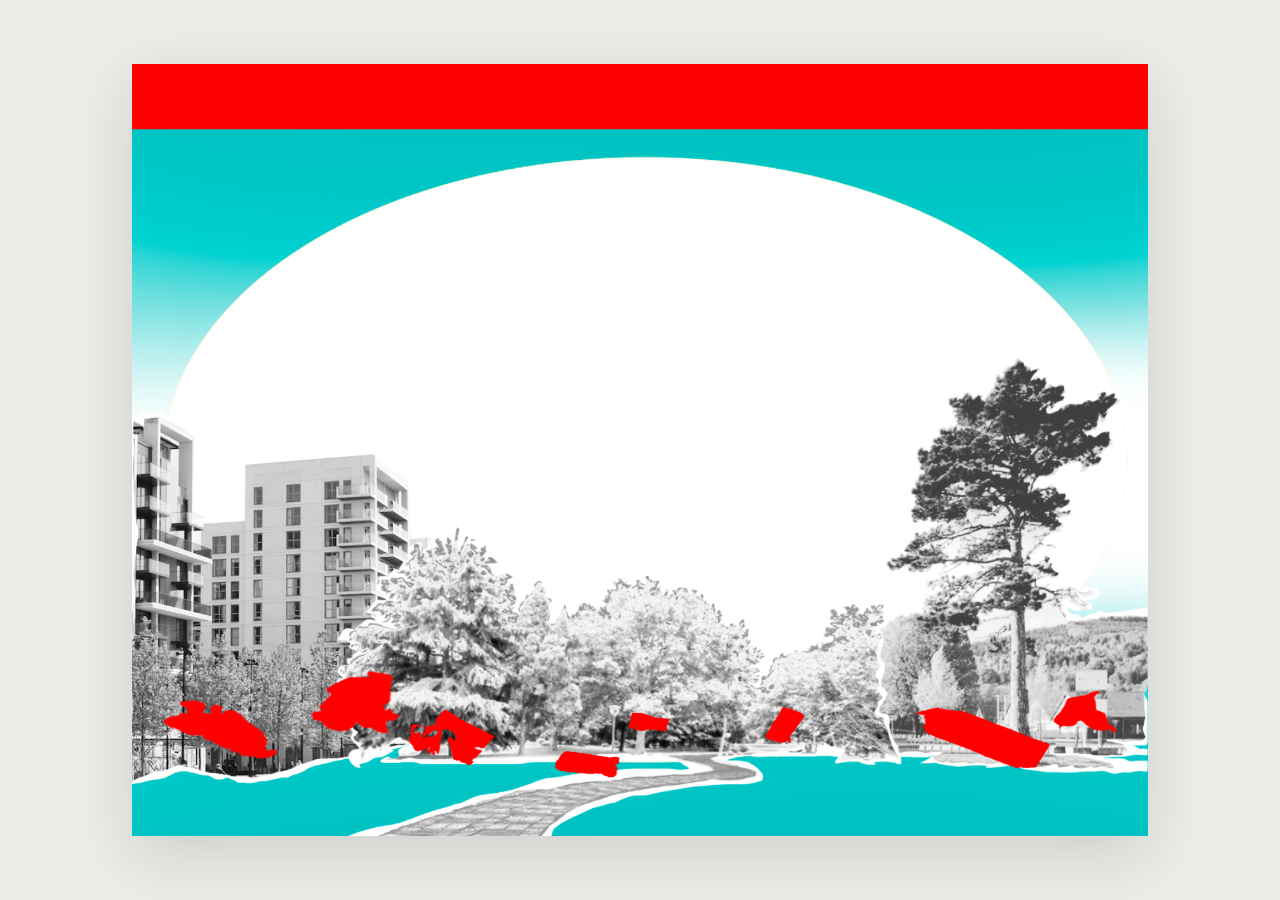
<file: index.html>
<!doctype html>
<html lang="en">
  <head>
    <meta charset="UTF-8" />
    <meta name="viewport" content="width=device-width, initial-scale=1" />
    <meta name="theme-color" content="#ef0014" />
    <title>Paper That Remains</title>
    <link rel="preload" href="./public/home-background.png" as="image" />
    <link rel="preload" href="./public/home-fragments.png" as="image" />
    <link rel="preload" href="./public/home-paper-group.png" as="image" />
    <link rel="preload" href="./public/home-that-group.png" as="image" />
    <link rel="preload" href="./public/home-remains-pattern.png" as="image" />
    <link rel="preload" href="./public/home-remains-word.png" as="image" />
    <link rel="preload" href="./public/home-start.png" as="image" />
    <link rel="stylesheet" href="./styles.css" />
  </head>
  <body>
    <main class="page-shell">
      <section class="design home-design" aria-label="Paper That Remains interactive title screen">
        <img class="home-background" src="./public/home-background.png" alt="Black-and-white landscape beneath a turquoise sky" />

        <img class="home-word-group home-word-group--paper" src="./public/home-paper-group.png" alt="Paper with patterned lettering" />
        <img class="home-word-group home-word-group--that" src="./public/home-that-group.png" alt="That with patterned lettering" />
        <img class="home-word-group home-word-group--remains-pattern" src="./public/home-remains-pattern.png" alt="" />
        <img class="home-word-group home-word-group--remains-word" src="./public/home-remains-word.png" alt="Remains" />

        <div class="home-fragments" aria-label="Click the paper fragments three times to reveal the title">
          <button class="home-fragment home-fragment--1" type="button" aria-label="Paper fragment"></button>
          <button class="home-fragment home-fragment--2" type="button" aria-label="Paper fragment"></button>
          <button class="home-fragment home-fragment--3" type="button" aria-label="Paper fragment"></button>
          <button class="home-fragment home-fragment--4" type="button" aria-label="Paper fragment"></button>
          <button class="home-fragment home-fragment--5" type="button" aria-label="Paper fragment"></button>
          <button class="home-fragment home-fragment--6" type="button" aria-label="Paper fragment"></button>
          <button class="home-fragment home-fragment--7" type="button" aria-label="Paper fragment"></button>
          <button class="home-fragment home-fragment--8" type="button" aria-label="Paper fragment"></button>
        </div>

        <a class="home-start" href="./next.html" aria-label="Start the experience"></a>
        <p class="visually-hidden" aria-live="polite" data-home-status>Click a paper fragment to reveal the title.</p>
      </section>
    </main>
    <script src="./home.js" defer></script>
  </body>
</html>
</file>
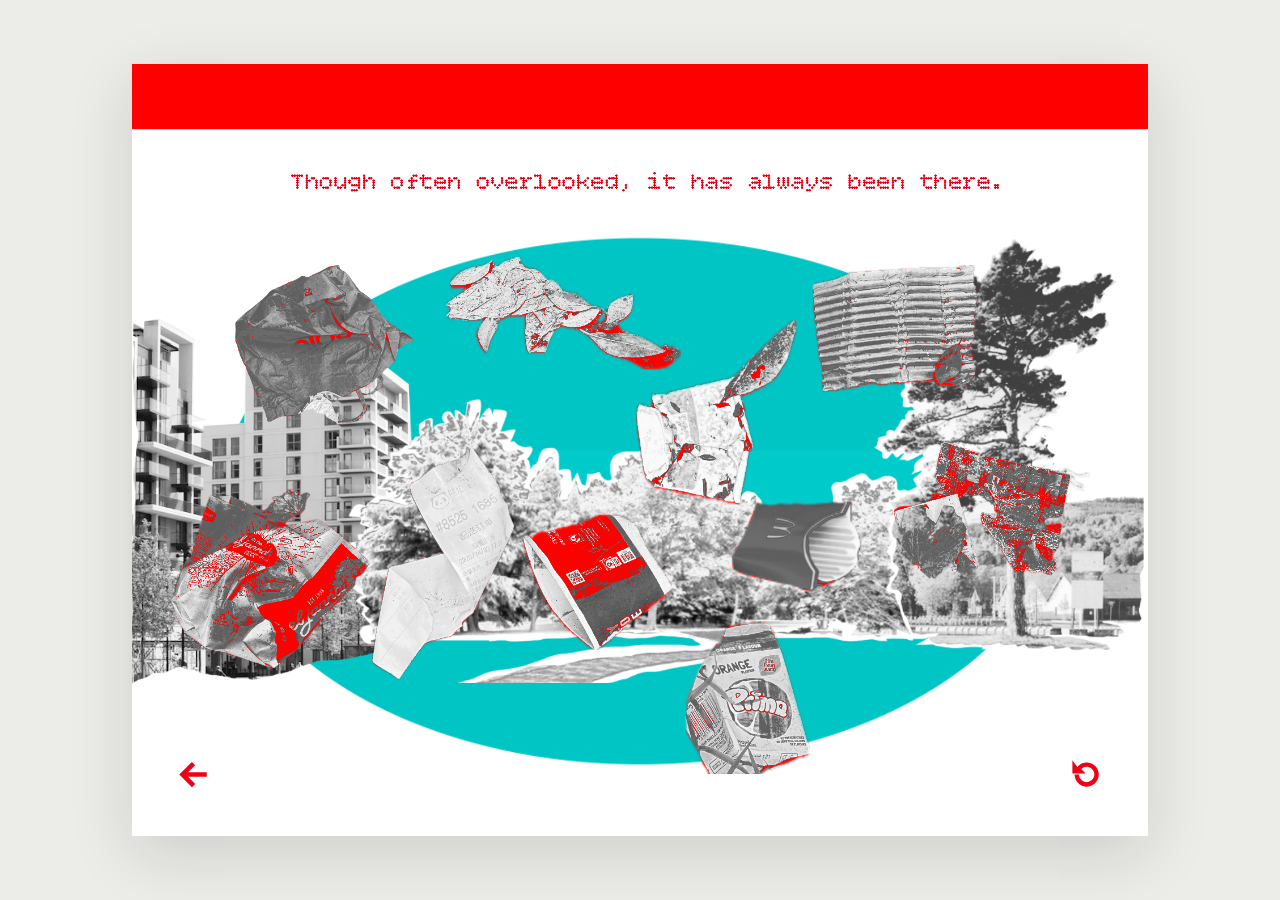
<file: fifth.html>
<!doctype html>
<html lang="zh-CN">
  <head>
    <meta charset="UTF-8" />
    <meta name="viewport" content="width=device-width, initial-scale=1" />
    <meta name="theme-color" content="#ef0014" />
    <title>Paper That Remains</title>
    <link rel="preload" href="./public/scene5-background.png" as="image" />
    <link rel="preload" href="./public/scene5-red-fragments.png" as="image" />
    <link rel="stylesheet" href="./styles.css" />
  </head>
  <body>
    <main class="page-shell">
      <section class="design scene5-design" data-node-id="42:583" aria-label="Paper remains across the landscape">
        <img class="scene5-background" src="./public/scene5-background.png" alt="" />

        <div class="scene5-previous-ovals" aria-hidden="true">
          <img src="./public/scene4-ovals.png" alt="" />
        </div>
        <img class="scene5-previous-copy scene5-previous-copy--left" src="./public/scene4-final-copy-left.png" alt="" />
        <img class="scene5-previous-copy scene5-previous-copy--right" src="./public/scene4-final-copy-right.png" alt="" />

        <img class="scene5-new-layer scene5-circle" src="./public/scene5-circle.png" alt="" />
        <img class="scene5-new-layer scene5-cyan" src="./public/scene5-cyan.png" alt="" />
        <img class="scene5-new-layer scene5-environment scene5-environment--left" src="./public/scene5-env-left.png" alt="Urban environment" />
        <img class="scene5-new-layer scene5-environment scene5-environment--right" src="./public/scene5-env-right.png" alt="Trees and distant buildings" />
        <img class="scene5-new-layer scene5-environment scene5-environment--middle" src="./public/scene5-env-middle.png" alt="Landscape environment" />

        <div class="scene5-red-fragments">
          <img src="./public/scene5-red-fragments.png" alt="Red paper fragments remaining across the landscape" />
        </div>

        <img class="scene5-copy" src="./public/scene5-copy.png" alt="Though often overlooked, it has always been there." />

        <a class="nav-arrow previous-arrow scene5-arrow" href="./fourth.html" aria-label="Return to the previous page">
          <svg viewBox="0 0 64 64" aria-hidden="true"><path d="M56 28H22l13-13-6-6L6 32l23 23 6-6-13-13h34z" /></svg>
        </a>
        <a class="nav-arrow restart-arrow scene5-arrow" href="./index.html" aria-label="Restart from the first page">
          <svg viewBox="0 0 64 64" aria-hidden="true"><path d="M17 18A22 22 0 1 1 12 32h8a14 14 0 1 0 4-10l8 8H8V6z" /></svg>
        </a>
      </section>
    </main>
  </body>
</html>
</file>
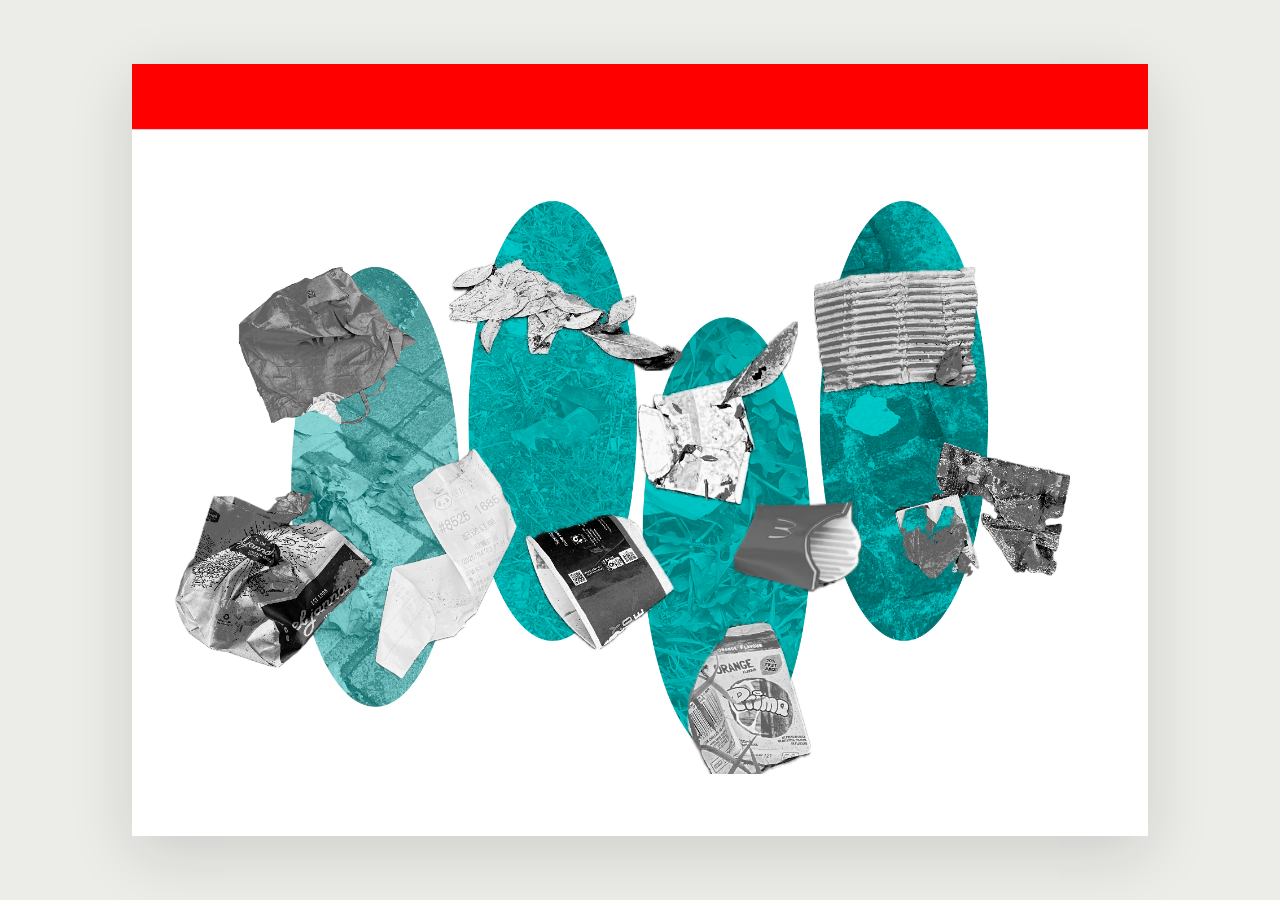
<file: fourth.html>
<!doctype html>
<html lang="zh-CN">
  <head>
    <meta charset="UTF-8" />
    <meta name="viewport" content="width=device-width, initial-scale=1" />
    <meta name="theme-color" content="#ef0014" />
    <title>Discarded Paper</title>
    <link rel="preload" href="./public/scene4-background.png" as="image" />
    <link rel="preload" href="./public/scene4-ovals.png" as="image" />
    <link rel="prefetch" href="./fifth.html" as="document" />
    <link rel="stylesheet" href="./styles.css" />
  </head>
  <body>
    <main class="page-shell">
      <section class="design scene4-design" data-node-id="40:521" aria-label="Discarded paper gathering in edge spaces">
        <img class="scene4-background" src="./public/scene4-background.png" alt="" />

        <div class="scene4-ovals" aria-label="Four oval views of discarded paper in edge spaces">
          <img class="scene4-oval scene4-oval--1" src="./public/scene4-ovals.png" alt="" />
          <img class="scene4-oval scene4-oval--2" src="./public/scene4-ovals.png" alt="" />
          <img class="scene4-oval scene4-oval--3" src="./public/scene4-ovals.png" alt="" />
          <img class="scene4-oval scene4-oval--4" src="./public/scene4-ovals.png" alt="" />
        </div>

        <img class="scene4-copy scene4-copy--1" src="./public/scene4-copy-1.png" alt="Discarded paper often gathers in edge spaces such as" />
        <img class="scene4-copy scene4-copy--2" src="./public/scene4-copy-2.png" alt="grass borders," />
        <img class="scene4-copy scene4-copy--3" src="./public/scene4-copy-3.png" alt="pavement corners," />
        <img class="scene4-copy scene4-copy--4" src="./public/scene4-copy-4.png" alt="and walls." />

        <div class="scene4-elements" aria-label="Black-and-white discarded paper elements">
          <img src="./public/scene4-elements-mono.png" alt="Discarded paper fragments gathered around the four oval environments" />
          <div class="scene4-red-fragments" aria-label="Move across every paper fragment to reveal its red trace">
            <button class="scene4-red-fragment scene4-red-fragment--1" type="button" aria-label="Reveal fragment 1"><img src="./public/scene4-elements-red.png" alt="" /></button>
            <button class="scene4-red-fragment scene4-red-fragment--2" type="button" aria-label="Reveal fragment 2"><img src="./public/scene4-elements-red.png" alt="" /></button>
            <button class="scene4-red-fragment scene4-red-fragment--3" type="button" aria-label="Reveal fragment 3"><img src="./public/scene4-elements-red.png" alt="" /></button>
            <button class="scene4-red-fragment scene4-red-fragment--4" type="button" aria-label="Reveal fragment 4"><img src="./public/scene4-elements-red.png" alt="" /></button>
            <button class="scene4-red-fragment scene4-red-fragment--5" type="button" aria-label="Reveal fragment 5"><img src="./public/scene4-elements-red.png" alt="" /></button>
            <button class="scene4-red-fragment scene4-red-fragment--6" type="button" aria-label="Reveal fragment 6"><img src="./public/scene4-elements-red.png" alt="" /></button>
            <button class="scene4-red-fragment scene4-red-fragment--7" type="button" aria-label="Reveal fragment 7"><img src="./public/scene4-elements-red.png" alt="" /></button>
            <button class="scene4-red-fragment scene4-red-fragment--8" type="button" aria-label="Reveal fragment 8"><img src="./public/scene4-elements-red.png" alt="" /></button>
            <button class="scene4-red-fragment scene4-red-fragment--9" type="button" aria-label="Reveal fragment 9"><img src="./public/scene4-elements-red.png" alt="" /></button>
            <button class="scene4-red-fragment scene4-red-fragment--10" type="button" aria-label="Reveal fragment 10"><img src="./public/scene4-elements-red.png" alt="" /></button>
          </div>
        </div>

        <img class="scene4-final-copy scene4-final-copy--left" src="./public/scene4-final-copy-left.png" alt="It absorbs water, wrinkles," />
        <img class="scene4-final-copy scene4-final-copy--right" src="./public/scene4-final-copy-right.png" alt="tears, and softens." />

        <a class="nav-arrow previous-arrow scene4-arrow" href="./third.html" aria-label="Return to the previous page">
          <svg viewBox="0 0 64 64" aria-hidden="true"><path d="M56 28H22l13-13-6-6L6 32l23 23 6-6-13-13h34z" /></svg>
        </a>
      </section>
    </main>
    <script src="./fourth.js" defer></script>
  </body>
</html>
</file>
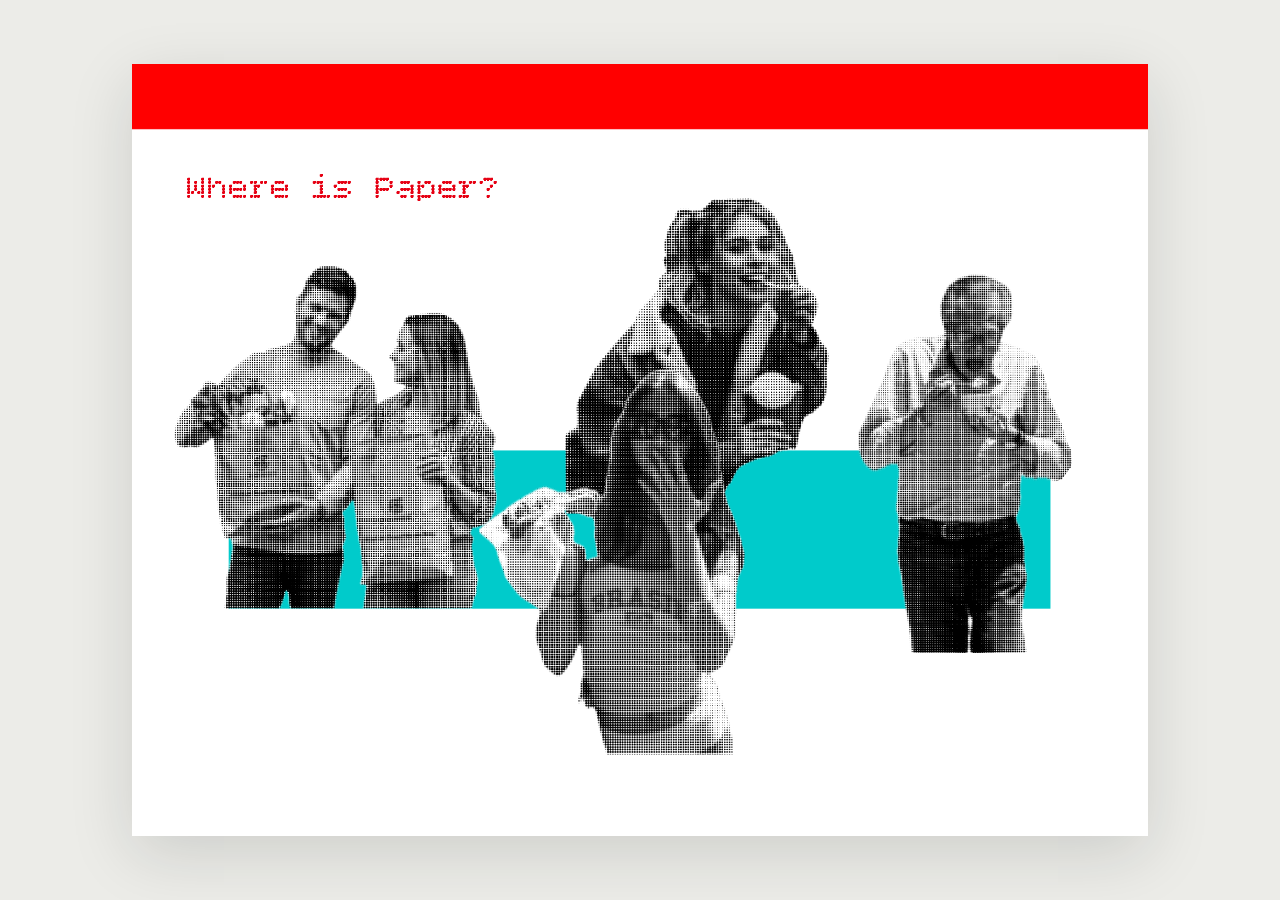
<file: next.html>
<!doctype html>
<html lang="zh-CN">
  <head>
    <meta charset="UTF-8" />
    <meta name="viewport" content="width=device-width, initial-scale=1" />
    <meta name="theme-color" content="#ef0014" />
    <title>Where Is Paper?</title>
    <link rel="preload" href="./public/scene2-background.png" as="image" />
    <link rel="prefetch" href="./third.html" as="document" />
    <link rel="stylesheet" href="./styles.css" />
  </head>
  <body>
    <main class="page-shell">
      <section class="design scene2-design" data-node-id="17:457" aria-label="Where is paper interactive scene">
        <img class="scene2-background" src="./public/scene2-background.png" alt="" />
        <img class="scene2-cyan" src="./public/scene2-cyan.png" alt="" />

        <img class="scene2-person scene2-person--couple" src="./public/scene2-couple.png" alt="A couple holding paper products" />
        <img class="scene2-person scene2-person--old-man" src="./public/scene2-old-man.png" alt="An older man handling paper" />
        <img class="scene2-person scene2-person--upper-woman" src="./public/scene2-upper-woman.png" alt="A woman holding a paper object" />
        <img class="scene2-person scene2-person--lower-woman" src="./public/scene2-lower-woman.png" alt="A woman holding a paper bag" />

        <img class="scene2-title" src="./public/scene2-title.png" alt="Where is Paper?" />

        <div class="scene2-description">
          <img src="./public/scene2-description.png" alt="Paper enters daily life through carrying, wrapping, cleaning, and packaging." />
        </div>

        <img class="scene2-final-description" src="./public/scene2-final-description.png" alt="It is handled briefly and often disappears from attention very quickly." />

        <button class="scene2-red-zone scene2-red-zone--couple-left" type="button" aria-label="Reveal the left paper bag"></button>
        <button class="scene2-red-zone scene2-red-zone--couple-right" type="button" aria-label="Reveal the right paper parcel"></button>
        <button class="scene2-red-zone scene2-red-zone--old-man" type="button" aria-label="Reveal the older man's paper"></button>
        <button class="scene2-red-zone scene2-red-zone--upper-woman" type="button" aria-label="Reveal the upper woman's paper"></button>
        <button class="scene2-red-zone scene2-red-zone--lower-woman" type="button" aria-label="Reveal the lower woman's paper"></button>

        <p class="visually-hidden" aria-live="polite" data-scene2-status>Wait for all four people to appear.</p>
      </section>
    </main>
    <script src="./scene2.js" defer></script>
  </body>
</html>
</file>
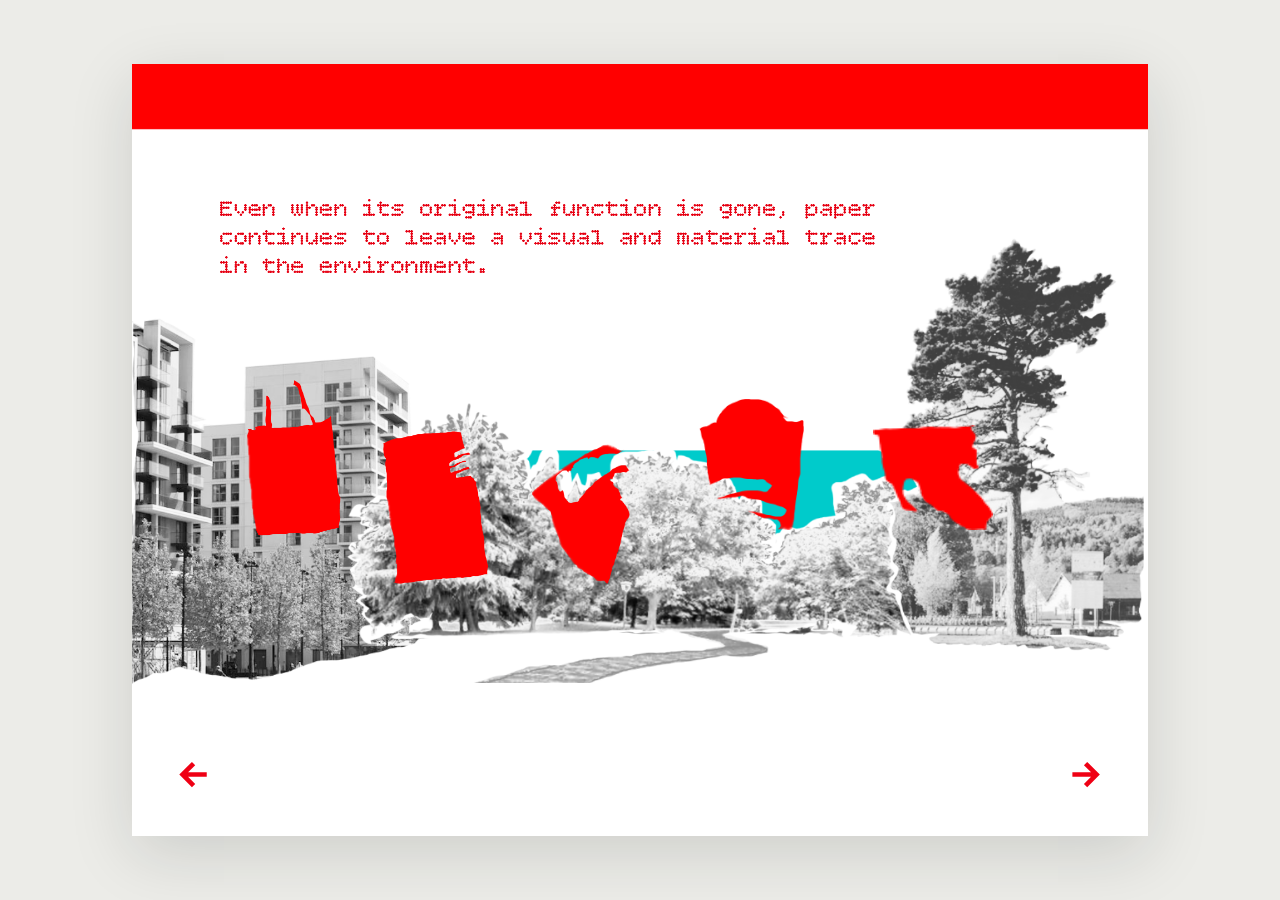
<file: third.html>
<!doctype html>
<html lang="zh-CN">
  <head>
    <meta charset="UTF-8" />
    <meta name="viewport" content="width=device-width, initial-scale=1" />
    <meta name="theme-color" content="#ef0014" />
    <title>Paper in the Environment</title>
    <link rel="preload" href="./public/scene3-background.png" as="image" />
    <link rel="preload" href="./public/scene3-env-left.png" as="image" />
    <link rel="stylesheet" href="./styles.css" />
  </head>
  <body>
    <main class="page-shell">
      <section class="design scene3-design" data-node-id="32:507" aria-label="Paper traces in the environment">
        <img class="scene3-layer scene3-background" src="./public/scene3-background.png" alt="" />
        <img class="scene3-layer scene3-cyan" src="./public/scene3-cyan.png" alt="" />

        <img class="scene3-layer scene3-environment scene3-environment--left" src="./public/scene3-env-left.png" alt="Urban paper environment on the left" />
        <img class="scene3-layer scene3-environment scene3-environment--right" src="./public/scene3-env-right.png" alt="Paper and trees on the right" />
        <img class="scene3-layer scene3-environment scene3-environment--middle" src="./public/scene3-env-middle.png" alt="Paper environment in the middle" />

        <img class="scene3-layer scene3-red scene3-red--couple" src="./public/scene2-couple-red.png" alt="" />
        <img class="scene3-layer scene3-red scene3-red--lower" src="./public/scene2-lower-woman-red.png" alt="" />
        <img class="scene3-layer scene3-red scene3-red--upper" src="./public/scene2-upper-woman-red.png" alt="" />
        <img class="scene3-layer scene3-red scene3-red--old" src="./public/scene2-old-man-red.png" alt="" />

        <img
          class="scene3-layer scene3-description"
          src="./public/scene3-description-updated.png"
          alt="Even when its original function is gone, paper continues to leave a visual and material trace in the environment."
        />

        <a class="nav-arrow previous-arrow scene3-arrow" href="./next.html" aria-label="Return to the previous page">
          <svg viewBox="0 0 64 64" aria-hidden="true"><path d="M56 28H22l13-13-6-6L6 32l23 23 6-6-13-13h34z" /></svg>
        </a>
        <a class="nav-arrow next-arrow scene3-arrow" href="./fourth.html" aria-label="Go to the next page">
          <svg viewBox="0 0 64 64" aria-hidden="true"><path d="M8 28h34L29 15l6-6 23 23-23 23-6-6 13-13H8z" /></svg>
        </a>
      </section>
    </main>
  </body>
</html>
</file>
<file: styles.css>
:root {
  color-scheme: light;
  background: #ecece8;
}

@view-transition {
  navigation: auto;
}

::view-transition-old(root),
::view-transition-new(root) {
  animation-duration: 260ms;
  animation-timing-function: ease-in-out;
  mix-blend-mode: normal;
}

::view-transition-old(root) {
  animation-name: page-fade-out;
}

::view-transition-new(root) {
  animation-name: page-fade-in;
}

* {
  box-sizing: border-box;
}

@keyframes page-fade-out {
  to { opacity: 0; }
}

@keyframes page-fade-in {
  from { opacity: 0; }
  to { opacity: 1; }
}

html,
body {
  width: 100%;
  min-width: 960px;
  height: 100%;
  margin: 0;
  overflow: hidden;
}

body {
  background: #ecece8;
  font-family: Arial, Helvetica, sans-serif;
}

.page-shell {
  --page-padding: clamp(32px, 5vw, 80px);

  display: grid;
  width: 100%;
  height: 100dvh;
  min-height: 0;
  place-items: center;
  padding: var(--page-padding);
}

.design {
  position: relative;
  width: min(
    100%,
    1440px,
    calc((100dvh - (2 * var(--page-padding))) * 1.315789)
  );
  height: auto;
  aspect-ratio: 4096 / 3113;
  overflow: hidden;
  background: #fff;
  box-shadow: 0 18px 60px rgb(22 28 27 / 14%);
}

.design__artwork {
  display: block;
  width: 100%;
  height: 100%;
  object-fit: contain;
  user-select: none;
  -webkit-user-drag: none;
}

.home-design {
  aspect-ratio: 1600 / 1216;
  background: #fff;
}

.home-background {
  position: absolute;
  inset: 0;
  display: block;
  width: 100%;
  height: 100%;
  object-fit: contain;
  pointer-events: none;
  user-select: none;
  -webkit-user-drag: none;
}

.home-background {
  z-index: 0;
  animation: home-background-enter 850ms ease both;
}

.home-word-group {
  position: absolute;
  z-index: 2;
  display: block;
  height: auto;
  opacity: 0;
  pointer-events: none;
  user-select: none;
  -webkit-user-drag: none;
  transform: translateY(12px) scale(0.985);
  transition: opacity 480ms ease, transform 480ms cubic-bezier(0.22, 1, 0.36, 1);
}

.home-word-group--paper {
  top: 10.5%;
  left: 2.5%;
  width: 43.8%;
}

.home-word-group--that {
  top: 10.5%;
  right: 0;
  width: 50.1%;
}

.home-word-group--remains-pattern {
  top: 32.5%;
  left: 5%;
  width: 90%;
}

.home-word-group--remains-word {
  top: 31%;
  left: 10%;
  width: 92%;
}

.title-step-1 .home-word-group--paper,
.title-step-2 .home-word-group--paper,
.title-step-2 .home-word-group--that,
.title-step-3 .home-word-group {
  opacity: 1;
  transform: translateY(0) scale(1);
}

.home-fragments {
  position: absolute;
  right: 3%;
  bottom: 7.5%;
  left: 3%;
  z-index: 4;
  height: 14%;
}

.home-fragment {
  position: absolute;
  inset: 0;
  width: 100%;
  height: 100%;
  padding: 0;
  border: 0;
  background: url("./public/home-fragments.png") 0 0 / 100% 100% no-repeat;
  clip-path: var(--home-fragment-clip);
  cursor: pointer;
  opacity: 0;
  animation: home-fragment-enter 620ms cubic-bezier(0.34, 1.56, 0.64, 1) both;
  transition: filter 180ms ease, translate 180ms ease;
}

.home-fragment:hover,
.home-fragment:focus-visible {
  filter: brightness(0.88) saturate(1.25) drop-shadow(0 10px 5px rgb(0 0 0 / 20%));
  outline: none;
  translate: 0 -8px;
}

.home-fragment.is-hit {
  opacity: 1;
  animation: home-fragment-hit 340ms ease;
  animation-delay: 0ms;
}

.home-fragment--1 { --home-fragment-clip: polygon(0 20%, 10% 18%, 13% 92%, 0 73%); animation-delay: 520ms; }
.home-fragment--2 { --home-fragment-clip: polygon(14% 0, 26% 0, 27% 61%, 15% 64%); animation-delay: 610ms; }
.home-fragment--3 { --home-fragment-clip: polygon(24% 20%, 37% 19%, 37% 100%, 25% 93%); animation-delay: 700ms; }
.home-fragment--4 { --home-fragment-clip: polygon(39% 47%, 50% 47%, 50% 100%, 40% 100%); animation-delay: 790ms; }
.home-fragment--5 { --home-fragment-clip: polygon(48% 14%, 56% 14%, 56% 74%, 48% 73%); animation-delay: 880ms; }
.home-fragment--6 { --home-fragment-clip: polygon(62% 10%, 70% 10%, 70% 79%, 62% 79%); animation-delay: 970ms; }
.home-fragment--7 { --home-fragment-clip: polygon(78% 15%, 94% 14%, 94% 100%, 78% 83%); animation-delay: 1060ms; }
.home-fragment--8 { --home-fragment-clip: polygon(92% 0, 100% 0, 100% 72%, 92% 70%); animation-delay: 1150ms; }

.home-start {
  position: absolute;
  bottom: 15.5%;
  left: 50%;
  z-index: 5;
  width: 24%;
  aspect-ratio: 3.17;
  background: url("./public/home-start.png") left top / 119% 166% no-repeat;
  opacity: 0;
  pointer-events: none;
  transform: translate(-50%, 70px) scale(0.94);
}

.start-ready .home-start {
  opacity: 1;
  pointer-events: auto;
  animation: home-start-enter 720ms cubic-bezier(0.34, 1.56, 0.64, 1) both;
}

.home-start:hover {
  filter: drop-shadow(0 12px 8px rgb(0 0 0 / 16%));
}

.home-start:focus-visible {
  outline: 4px solid #ef0014;
  outline-offset: 5px;
}

.start-hotspot {
  position: absolute;
  top: 72.15%;
  left: 36.4%;
  width: 27.2%;
  height: 11.45%;
  border: 2px solid transparent;
  cursor: pointer;
}

.start-hotspot:hover {
  background: rgb(239 0 20 / 5%);
}

.start-hotspot:focus-visible {
  border-color: #ef0014;
  outline: 4px solid rgb(255 255 255 / 90%);
  outline-offset: -8px;
}

.visually-hidden {
  position: absolute;
  width: 1px;
  height: 1px;
  padding: 0;
  margin: -1px;
  overflow: hidden;
  clip: rect(0, 0, 0, 0);
  white-space: nowrap;
  border: 0;
}

.scene-design {
  animation: people-enter 900ms cubic-bezier(0.22, 1, 0.36, 1) both;
}

.intro-design {
  aspect-ratio: 3014 / 2372;
}

.scene2-design {
  aspect-ratio: 1600 / 1216;
  background: #fff;
}

.scene2-background,
.scene2-cyan,
.scene2-person,
.scene2-title {
  position: absolute;
  display: block;
  pointer-events: none;
  user-select: none;
  -webkit-user-drag: none;
}

.scene2-background {
  inset: 0;
  width: 100%;
  height: 100%;
}

.scene2-cyan {
  top: 50%;
  left: 9.44%;
  z-index: 1;
  width: 81.06%;
  height: 20.64%;
}

.scene2-person {
  z-index: 2;
  height: auto;
  opacity: 0;
  animation: scene2-person-enter 650ms cubic-bezier(0.22, 1, 0.36, 1) both;
}

.scene2-person--couple {
  top: 26.07%;
  left: 4%;
  width: 31.88%;
  animation-delay: 320ms;
}

.scene2-person--old-man {
  top: 26.97%;
  left: 71.5%;
  width: 22.19%;
  animation-delay: 1.05s;
}

.scene2-person--upper-woman {
  top: 17.35%;
  left: 42.63%;
  z-index: 3;
  width: 25.94%;
  animation-delay: 1.78s;
}

.scene2-person--lower-woman {
  top: 39.56%;
  left: 34.19%;
  z-index: 4;
  width: 26.19%;
  animation-delay: 2.51s;
}

.scene2-title {
  top: 13.73%;
  left: 5.38%;
  z-index: 5;
  width: 64.31%;
  height: auto;
  opacity: 0;
  animation: scene2-title-enter 600ms ease 3.22s both;
  transition: opacity 450ms ease;
}

.scene2-description {
  position: absolute;
  top: 13.73%;
  left: 6.5%;
  z-index: 6;
  width: 85.06%;
  height: 15.63%;
  opacity: 0;
  pointer-events: none;
  transform: translateY(10px);
  transition: opacity 520ms ease 320ms, transform 520ms cubic-bezier(0.22, 1, 0.36, 1) 320ms;
}

.scene2-description img {
  display: block;
  width: 100%;
  height: 100%;
}

.scene2-design.is-resolved .scene2-title {
  opacity: 0;
  animation: none;
}

.scene2-design.is-resolved .scene2-description {
  opacity: 1;
  transform: translateY(0);
}

.scene2-final-description {
  position: absolute;
  top: 18.75%;
  left: 9.44%;
  z-index: 6;
  display: block;
  width: 64.31%;
  height: 37.91%;
  opacity: 0;
  pointer-events: none;
  transform: translateY(10px);
  transition: opacity 550ms ease, transform 550ms cubic-bezier(0.22, 1, 0.36, 1);
}

.scene2-design.is-dissolving .scene2-description {
  opacity: 0;
  transform: translateY(-8px);
  transition-delay: 0ms;
}

.scene2-design.is-dissolving .scene2-person {
  animation: scene2-person-exit 1200ms cubic-bezier(0.22, 1, 0.36, 1) both;
}

.scene2-design.is-dissolving .scene2-person--couple { animation-delay: 150ms; }
.scene2-design.is-dissolving .scene2-person--old-man { animation-delay: 700ms; }
.scene2-design.is-dissolving .scene2-person--upper-woman { animation-delay: 1250ms; }
.scene2-design.is-dissolving .scene2-person--lower-woman { animation-delay: 1800ms; }

.scene2-design.is-final-state .scene2-final-description {
  opacity: 1;
  transform: translateY(0);
}

.scene2-red-zone {
  position: absolute;
  z-index: 7;
  padding: 0;
  border: 0;
  background-color: transparent;
  background-repeat: no-repeat;
  background-size: 100% 100%;
  cursor: pointer;
  opacity: 0;
  pointer-events: none;
  transition: opacity 220ms ease, filter 220ms ease, top 1s cubic-bezier(0.22, 1, 0.36, 1), left 1s cubic-bezier(0.22, 1, 0.36, 1), width 1s cubic-bezier(0.22, 1, 0.36, 1), height 1s cubic-bezier(0.22, 1, 0.36, 1);
}

.is-interactive .scene2-red-zone {
  pointer-events: auto;
}

.is-interactive .scene2-red-zone:hover,
.is-interactive .scene2-red-zone:focus-visible {
  opacity: 0.34;
  filter: brightness(0) drop-shadow(0 6px 7px rgb(0 0 0 / 55%));
  outline: none;
}

.scene2-red-zone.is-revealed,
.scene2-red-zone.is-revealed:hover,
.scene2-red-zone.is-revealed:focus-visible {
  opacity: 1;
  filter: none;
}

.scene2-red-zone--couple-left,
.scene2-red-zone--couple-right {
  top: 40.95%;
  left: 8.06%;
  width: 23.75%;
  height: 26.4%;
  background-image: url("./public/scene2-couple-red.png");
}

.scene2-red-zone--couple-left {
  clip-path: polygon(0 0, 47% 0, 47% 100%, 0 100%);
}

.scene2-red-zone--couple-right {
  clip-path: polygon(47% 0, 100% 0, 100% 100%, 47% 100%);
}

.scene2-red-zone--old-man {
  top: 42.19%;
  left: 81.38%;
  width: 4.63%;
  height: 5.35%;
  background-image: url("./public/scene2-old-man-red.png");
}

.scene2-red-zone--upper-woman {
  top: 39.72%;
  left: 59.88%;
  width: 6.19%;
  height: 10.03%;
  background-image: url("./public/scene2-upper-woman-red.png");
}

.scene2-red-zone--lower-woman {
  top: 54.61%;
  left: 34.19%;
  width: 8.63%;
  height: 16.12%;
  background-image: url("./public/scene2-lower-woman-red.png");
}

.scene2-design.is-objects-only .scene2-red-zone--couple-left,
.scene2-design.is-objects-only .scene2-red-zone--couple-right {
  top: 40.95%;
  left: 11.25%;
  width: 23.75%;
  height: 26.4%;
}

.scene2-design.is-objects-only .scene2-red-zone--old-man {
  top: 46.71%;
  left: 72.94%;
  width: 11.81%;
  height: 13.65%;
}

.scene2-design.is-objects-only .scene2-red-zone--upper-woman {
  top: 43.42%;
  left: 55.81%;
  width: 10.38%;
  height: 16.94%;
}

.scene2-design.is-objects-only .scene2-red-zone--lower-woman {
  top: 49.26%;
  left: 39.38%;
  width: 9.69%;
  height: 18.09%;
}

.environment-design {
  aspect-ratio: 3014 / 2291;
}

.scene3-design {
  aspect-ratio: 1600 / 1216;
  overflow: hidden;
  background: #fff;
}

.scene3-layer {
  position: absolute;
  display: block;
  max-width: none;
  pointer-events: none;
  user-select: none;
  -webkit-user-drag: none;
}

.scene3-background {
  inset: 0;
  z-index: 0;
  width: 100%;
  height: 100%;
}

.scene3-cyan {
  top: 50%;
  left: 9.4375%;
  z-index: 1;
  width: 81.0625%;
  height: 20.6414%;
}

.scene3-environment {
  opacity: 0;
  transform: translateY(18px);
  animation: scene3-environment-enter 900ms cubic-bezier(0.22, 1, 0.36, 1) both;
}

.scene3-environment--left {
  top: 32.8947%;
  left: 0;
  z-index: 2;
  width: 42.1875%;
  height: 47.4507%;
  animation-delay: 320ms;
}

.scene3-environment--middle {
  top: 43.4211%;
  left: 21.1875%;
  z-index: 4;
  width: 55.75%;
  height: 36.7599%;
  animation-delay: 1120ms;
}

.scene3-environment--right {
  top: 21.7928%;
  left: 35%;
  z-index: 3;
  width: 64.625%;
  height: 54.852%;
  animation-delay: 1920ms;
}

.scene3-red {
  z-index: 5;
  opacity: 1;
}

.scene3-red--couple { top: 40.9539%; left: 11.25%; width: 23.75%; height: 26.398%; }
.scene3-red--lower { top: 49.2599%; left: 39.375%; width: 9.6875%; height: 18.0921%; }
.scene3-red--upper { top: 43.4211%; left: 55.8125%; width: 10.375%; height: 16.9408%; }
.scene3-red--old { top: 46.7105%; left: 72.9375%; width: 11.8125%; height: 13.6513%; }

.scene3-description {
  top: 17.1875%;
  left: 8.625%;
  z-index: 6;
  width: 68.125%;
  height: 56.4967%;
  opacity: 0;
  transform: translateY(10px);
  animation: scene3-copy-enter 700ms cubic-bezier(0.22, 1, 0.36, 1) 3000ms both;
}

.scene3-design .scene3-arrow {
  opacity: 0;
  pointer-events: none;
  animation: scene3-arrow-enter 400ms ease 3700ms both;
}

@keyframes scene3-environment-enter {
  to { opacity: 1; transform: translateY(0); }
}

@keyframes scene3-copy-enter {
  to { opacity: 1; transform: translateY(0); }
}

@keyframes scene3-arrow-enter {
  to { opacity: 1; pointer-events: auto; }
}

.discarded-design {
  aspect-ratio: 3014 / 2365;
}

.layered-paper-design {
  aspect-ratio: 4 / 3;
  background: #fff;
}

.scene4-design {
  aspect-ratio: 1600 / 1216;
  overflow: hidden;
  background: #fff;
}

.scene4-background {
  position: absolute;
  inset: 0;
  z-index: 0;
  display: block;
  width: 100%;
  height: 100%;
  pointer-events: none;
  user-select: none;
  -webkit-user-drag: none;
}

.scene4-ovals {
  position: absolute;
  top: 7.9769%;
  left: 10.8125%;
  z-index: 1;
  width: 78.375%;
  height: 84.0461%;
  overflow: hidden;
  pointer-events: none;
}

.scene4-oval {
  position: absolute;
  top: 0;
  left: -0.01%;
  display: block;
  width: 142.77%;
  height: 100%;
  max-width: none;
  opacity: 0;
  transform: translateY(24px) scale(0.985);
  transform-origin: center bottom;
  animation: scene4-oval-enter 720ms cubic-bezier(0.22, 1, 0.36, 1) both;
  user-select: none;
  -webkit-user-drag: none;
}

.scene4-oval--1 { clip-path: polygon(0 0, 20% 0, 20% 100%, 0 100%); animation-delay: 220ms; }
.scene4-oval--2 { clip-path: polygon(19% 0, 35% 0, 35% 100%, 19% 100%); animation-delay: 220ms; }
.scene4-oval--3 { clip-path: polygon(34% 0, 51% 0, 51% 100%, 34% 100%); animation-delay: 220ms; }
.scene4-oval--4 { clip-path: polygon(50% 0, 67% 0, 67% 100%, 50% 100%); animation-delay: 220ms; }

.scene4-copy {
  position: absolute;
  z-index: 2;
  display: block;
  max-width: none;
  opacity: 0;
  transform: translateY(9px);
  animation: scene4-copy-enter 600ms cubic-bezier(0.22, 1, 0.36, 1) both;
  pointer-events: none;
  user-select: none;
  -webkit-user-drag: none;
}

.scene4-copy--1 { top: 12.2533%; left: 5.3125%; width: 48.5%; height: 9.2928%; animation: scene4-copy-enter 600ms cubic-bezier(0.22, 1, 0.36, 1) 1250ms both, scene4-old-copy-exit 400ms ease 3300ms forwards; }
.scene4-copy--2 { top: 16.9408%; left: 50%; width: 21.125%; height: 3.4539%; animation: scene4-copy-enter 600ms cubic-bezier(0.22, 1, 0.36, 1) 1800ms both, scene4-old-copy-exit 400ms ease 3300ms forwards; }
.scene4-copy--3 { top: 78.5362%; left: 67.8125%; width: 25.3125%; height: 3.4539%; animation: scene4-copy-enter 600ms cubic-bezier(0.22, 1, 0.36, 1) 2350ms both, scene4-old-copy-exit 400ms ease 3300ms forwards; }
.scene4-copy--4 { top: 83.5526%; left: 78.8125%; width: 15.5%; height: 3.4539%; animation: scene4-copy-enter 600ms cubic-bezier(0.22, 1, 0.36, 1) 2900ms both, scene4-old-copy-exit 400ms ease 3300ms forwards; }

.scene4-elements {
  position: absolute;
  top: 19.5724%;
  left: 3.4375%;
  z-index: 3;
  width: 93.125%;
  height: 72.4507%;
  overflow: hidden;
  opacity: 0;
  transform: translateY(16px);
  animation: scene4-elements-enter 800ms cubic-bezier(0.22, 1, 0.36, 1) 3650ms both;
  pointer-events: none;
}

.scene4-elements img {
  position: absolute;
  top: -18.07%;
  left: 0;
  display: block;
  width: 122.29%;
  height: 118.07%;
  max-width: none;
  user-select: none;
  -webkit-user-drag: none;
}

.scene4-red-fragments {
  position: absolute;
  inset: 0;
}

.scene4-red-fragment {
  position: absolute;
  inset: 0;
  z-index: 1;
  padding: 0;
  overflow: hidden;
  border: 0;
  background: transparent;
  cursor: crosshair;
  opacity: 0;
  pointer-events: none;
  transition: opacity 260ms ease, filter 260ms ease;
}

.is-fragment-interactive .scene4-red-fragment { pointer-events: auto; }
.scene4-red-fragment:hover { opacity: 0.18; filter: drop-shadow(0 0 5px rgb(239 0 20 / 35%)); }
.scene4-red-fragment.is-red { opacity: 1; }
.scene4-red-fragment:focus-visible { outline: none; opacity: 0.28; }

.scene4-red-fragment img {
  position: absolute;
  top: -18.535%;
  left: -0.403%;
  width: 122.8%;
  height: 118.56%;
  max-width: none;
}

.scene4-red-fragment--1 { clip-path: polygon(6% 9%, 28% 9%, 28% 40%, 6% 40%); }
.scene4-red-fragment--2 { clip-path: polygon(29% 7%, 56% 7%, 56% 29%, 29% 29%); }
.scene4-red-fragment--3 { clip-path: polygon(50% 19%, 69% 19%, 69% 53%, 50% 53%); }
.scene4-red-fragment--4 { clip-path: polygon(68% 8%, 88% 8%, 88% 34%, 68% 34%); }
.scene4-red-fragment--5 { clip-path: polygon(1% 48%, 24% 48%, 24% 83%, 1% 83%); }
.scene4-red-fragment--6 { clip-path: polygon(21% 40%, 39% 40%, 39% 85%, 21% 85%); }
.scene4-red-fragment--7 { clip-path: polygon(37% 53%, 57% 53%, 57% 81%, 37% 81%); }
.scene4-red-fragment--8 { clip-path: polygon(59% 51%, 77% 51%, 77% 70%, 59% 70%); }
.scene4-red-fragment--9 { clip-path: polygon(76% 40%, 100% 40%, 100% 69%, 76% 69%); }
.scene4-red-fragment--10 { clip-path: polygon(54% 72%, 72% 72%, 72% 100%, 54% 100%); }

.scene4-final-copy {
  position: absolute;
  z-index: 4;
  display: block;
  opacity: 0;
  transform: translateY(9px);
  transition: opacity 650ms ease, transform 650ms cubic-bezier(0.22, 1, 0.36, 1);
  pointer-events: none;
}

.scene4-final-copy--left { top: 15.3783%; left: 6.375%; width: 26.5625%; height: 8.3059%; }
.scene4-final-copy--right { top: 79.0296%; left: 69.1875%; width: 20%; height: 8.7171%; transition-delay: 650ms; }
.scene4-design.is-all-red .scene4-final-copy { opacity: 1; transform: translateY(0); }

.scene4-design .scene4-arrow {
  opacity: 0;
  pointer-events: none;
  animation: none;
}

.scene4-design.is-final-copy .scene4-arrow { animation: scene4-arrow-enter 400ms ease both; }

@keyframes scene4-oval-enter {
  to { opacity: 1; transform: translateY(0) scale(1); }
}

@keyframes scene4-copy-enter {
  to { opacity: 1; transform: translateY(0); }
}

@keyframes scene4-old-copy-exit {
  to { opacity: 0; transform: translateY(-5px); }
}

@keyframes scene4-elements-enter {
  to { opacity: 1; transform: translateY(0); }
}

@keyframes scene4-arrow-enter {
  to { opacity: 1; pointer-events: auto; }
}

.finale-design {
  aspect-ratio: 1600 / 1216;
  cursor: crosshair;
}

.scene5-design {
  aspect-ratio: 1600 / 1216;
  overflow: hidden;
  background: #fff;
}

.scene5-background,
.scene5-new-layer,
.scene5-previous-ovals img,
.scene5-previous-copy,
.scene5-red-fragments img,
.scene5-copy {
  position: absolute;
  display: block;
  max-width: none;
  pointer-events: none;
  user-select: none;
  -webkit-user-drag: none;
}

.scene5-background { inset: 0; z-index: 0; width: 100%; height: 100%; }

.scene5-previous-ovals {
  position: absolute;
  top: 7.9769%;
  left: 10.8125%;
  z-index: 4;
  width: 78.375%;
  height: 84.0461%;
  overflow: hidden;
  animation: scene5-previous-exit 950ms ease 650ms forwards;
  pointer-events: none;
}

.scene5-previous-ovals img { top: 0; left: -0.01%; width: 142.77%; height: 100%; }

.scene5-previous-copy {
  z-index: 7;
  animation: scene5-previous-exit 800ms ease 650ms forwards;
}

.scene5-previous-copy--left { top: 15.3783%; left: 6.375%; width: 26.5625%; height: 8.3059%; }
.scene5-previous-copy--right { top: 79.0296%; left: 69.1875%; width: 20%; height: 8.7171%; }

.scene5-new-layer {
  opacity: 0;
  transform: scale(0.985);
  animation: scene5-world-enter 1100ms cubic-bezier(0.22, 1, 0.36, 1) 1450ms both;
}

.scene5-circle { top: 22.4507%; left: 8.6875%; z-index: 1; width: 82.5625%; height: 68.3388%; }
.scene5-cyan { top: 50%; left: 9.4375%; z-index: 2; width: 81.0625%; height: 20.6414%; }
.scene5-environment--left { top: 32.8947%; left: 0; z-index: 3; width: 42.1875%; height: 47.4507%; }
.scene5-environment--right { top: 21.7928%; left: 35%; z-index: 4; width: 64.625%; height: 54.852%; }
.scene5-environment--middle { top: 43.4211%; left: 21.1875%; z-index: 5; width: 55.75%; height: 36.7599%; }

.scene5-red-fragments {
  position: absolute;
  top: 6.1678%;
  left: 3.0625%;
  z-index: 6;
  width: 91.25%;
  height: 85.8553%;
  overflow: hidden;
  pointer-events: none;
}

.scene5-red-fragments img { top: -0.03%; left: 0; width: 125.32%; height: 100.05%; }

.scene5-copy {
  top: 13.7336%;
  left: 15.6875%;
  z-index: 8;
  width: 81.125%;
  height: 6.9079%;
  opacity: 0;
  transform: translateY(10px);
  animation: scene5-copy-enter 700ms cubic-bezier(0.22, 1, 0.36, 1) 2850ms both;
}

.scene5-design .scene5-arrow {
  opacity: 0;
  pointer-events: none;
  animation: scene5-arrow-enter 400ms ease 3750ms both;
}

@keyframes scene5-previous-exit {
  to { opacity: 0; transform: translateY(-10px) scale(0.985); }
}

@keyframes scene5-world-enter {
  to { opacity: 1; transform: scale(1); }
}

@keyframes scene5-copy-enter {
  to { opacity: 1; transform: translateY(0); }
}

@keyframes scene5-arrow-enter {
  to { opacity: 1; pointer-events: auto; }
}

.fragment-canvas {
  position: absolute;
  inset: 0;
  z-index: 1;
  display: block;
  width: 100%;
  height: 100%;
  pointer-events: none;
}

.intro-artwork {
  pointer-events: none;
}

.text-mask {
  position: absolute;
  z-index: 1;
  background: #fff;
  pointer-events: none;
}

.text-mask--primary {
  top: 10.4%;
  left: 7.7%;
  width: 37.8%;
  height: 15.5%;
  animation: reveal-copy 500ms ease 1.05s both;
}

.text-mask--secondary {
  top: 80%;
  left: 7.7%;
  width: 39%;
  height: 10.2%;
  animation: reveal-copy 500ms ease 1.5s both;
}

.text-mask--environment {
  top: 14.2%;
  left: 7.7%;
  width: 37.8%;
  height: 13.1%;
  animation: reveal-copy 550ms ease 1.1s both;
}

.text-mask--discarded-primary {
  top: 11.7%;
  left: 6%;
  width: 38%;
  height: 11.7%;
  animation: reveal-copy 500ms ease 1.05s both;
}

.text-mask--discarded-secondary {
  top: 80.2%;
  left: 17.5%;
  width: 42%;
  height: 15.4%;
  animation: reveal-copy 500ms ease 1.5s both;
}

.typed-scene .text-mask {
  animation: none;
}

.typed-copy {
  position: absolute;
  z-index: 5;
  margin: 0;
  color: #ef0014;
  font-family: "Courier New", Courier, monospace;
  font-size: clamp(13px, 1.45vw, 22px);
  font-weight: 700;
  line-height: 1.18;
  opacity: 0;
  transform: translateY(8px);
  transition: opacity 600ms ease, transform 600ms cubic-bezier(0.22, 1, 0.36, 1);
  white-space: normal;
}

.typed-copy.is-typed {
  opacity: 1;
  transform: translateY(0);
}

.typed-copy--intro-primary {
  top: 11.3%;
  left: 8.5%;
  width: 36%;
}

.typed-copy--intro-secondary {
  top: 81.1%;
  left: 8.5%;
  width: 36%;
}

.typed-copy--environment {
  top: 15.2%;
  left: 8.6%;
  width: 36%;
}

.fourth-red-band {
  position: absolute;
  inset: 0 0 auto;
  z-index: 0;
  height: 8.3%;
  background: #ef0014;
}

.oval-layer,
.fragment-layer,
.paper-fragment {
  position: absolute;
  inset: 0;
  width: 100%;
  height: 100%;
}

.oval-layer,
.fragment-layer {
  object-fit: fill;
  pointer-events: none;
  user-select: none;
  -webkit-user-drag: none;
}

.oval-layer {
  z-index: 1;
  opacity: 0;
  animation: oval-enter 520ms cubic-bezier(0.22, 1, 0.36, 1) both;
}

.oval-layer--one {
  clip-path: ellipse(9% 34% at 14% 50%);
  animation-delay: 120ms;
}

.oval-layer--two {
  clip-path: ellipse(10% 35% at 35% 47%);
  animation-delay: 300ms;
}

.oval-layer--three {
  clip-path: ellipse(11% 35% at 54% 58%);
  animation-delay: 480ms;
}

.oval-layer--four {
  clip-path: ellipse(10% 35% at 75% 47%);
  animation-delay: 660ms;
}

.fourth-copy--top-left {
  top: 11.5%;
  left: 3.8%;
  width: 29%;
}

.fourth-copy--top-right {
  top: 17%;
  left: 42%;
  width: 25%;
  text-align: right;
}

.fourth-copy--bottom-left {
  top: 84.5%;
  left: 3.8%;
  width: 43%;
}

.fourth-copy--bottom-right {
  top: 78.5%;
  right: 7.5%;
  width: 24%;
  text-align: right;
}

.fragment-layer--mono {
  z-index: 3;
  opacity: 0;
  transform: translateY(18px);
  transition: opacity 700ms ease, transform 700ms cubic-bezier(0.22, 1, 0.36, 1);
}

.fragments-ready .fragment-layer--mono {
  opacity: 1;
  transform: translateY(0);
}

.paper-fragment {
  z-index: 4;
  border: 0;
  background: url("./public/fragments-red.png") 0 0 / 100% 100% no-repeat;
  clip-path: var(--fragment-clip);
  cursor: crosshair;
  opacity: 0;
  pointer-events: none;
  transition: opacity 260ms ease, filter 260ms ease;
}

.fragments-ready .paper-fragment {
  pointer-events: auto;
}

.paper-fragment.is-red {
  opacity: 1;
  filter: saturate(1.08) contrast(1.02);
}

.paper-fragment:focus-visible {
  outline: none;
  filter: saturate(1.2) drop-shadow(0 0 6px rgb(239 0 20 / 45%));
}

.paper-fragment--1 { --fragment-clip: polygon(6% 23%, 20% 20%, 23% 39%, 17% 47%, 8% 44%); }
.paper-fragment--2 { --fragment-clip: polygon(24% 22%, 43% 20%, 47% 37%, 37% 43%, 25% 36%); }
.paper-fragment--3 { --fragment-clip: polygon(56% 22%, 71% 21%, 73% 40%, 57% 42%); }
.paper-fragment--4 { --fragment-clip: polygon(64% 48%, 80% 48%, 79% 70%, 65% 68%); }
.paper-fragment--5 { --fragment-clip: polygon(40% 38%, 55% 31%, 56% 61%, 42% 63%); }
.paper-fragment--6 { --fragment-clip: polygon(1% 56%, 18% 55%, 20% 79%, 6% 84%, 0% 73%); }
.paper-fragment--7 { --fragment-clip: polygon(17% 49%, 30% 50%, 31% 85%, 20% 87%); }
.paper-fragment--8 { --fragment-clip: polygon(30% 57%, 46% 56%, 48% 82%, 36% 85%); }
.paper-fragment--9 { --fragment-clip: polygon(48% 56%, 62% 55%, 62% 73%, 50% 75%); }
.paper-fragment--10 { --fragment-clip: polygon(45% 74%, 58% 72%, 60% 100%, 47% 100%); }

.nav-arrow {
  position: absolute;
  bottom: 4.5%;
  z-index: 8;
  display: grid;
  width: clamp(48px, 5.2%, 74px);
  aspect-ratio: 1;
  place-items: center;
  color: #ef0014;
  border: 2px solid transparent;
  border-radius: 50%;
  animation: arrow-ready 400ms ease 2.1s both;
  transition: background-color 160ms ease, transform 160ms ease;
}

.typed-scene .nav-arrow,
.layered-paper-design .nav-arrow {
  opacity: 0;
  pointer-events: none;
  animation: none;
}

.typed-scene.is-copy-complete .nav-arrow,
.layered-paper-design.is-copy-complete .nav-arrow {
  pointer-events: auto;
  animation: arrow-ready 400ms ease both;
}

.next-arrow,
.restart-arrow {
  right: 3.5%;
}

.previous-arrow {
  left: 3.5%;
}

.finale-arrow {
  animation-delay: 1.1s;
}

.nav-arrow svg {
  display: block;
  width: 72%;
  fill: currentColor;
}

.next-arrow:hover {
  background: rgb(239 0 20 / 9%);
  transform: translateX(5px);
}

.restart-arrow:hover {
  background: rgb(239 0 20 / 9%);
  transform: rotate(-24deg);
}

.previous-arrow:hover {
  background: rgb(239 0 20 / 9%);
  transform: translateX(-5px);
}

.nav-arrow:focus-visible {
  border-color: #ef0014;
  outline: 3px solid #fff;
  outline-offset: -6px;
}

@keyframes people-enter {
  from {
    opacity: 0;
    transform: translateY(28px) scale(0.985);
  }

  to {
    opacity: 1;
    transform: translateY(0) scale(1);
  }
}

@keyframes scene2-person-enter {
  from {
    opacity: 0;
    transform: translateY(28px) scale(0.98);
  }

  to {
    opacity: 1;
    transform: translateY(0) scale(1);
  }
}

@keyframes scene2-title-enter {
  from {
    opacity: 0;
    transform: translateY(10px);
  }

  to {
    opacity: 1;
    transform: translateY(0);
  }
}

@keyframes scene2-person-exit {
  from {
    opacity: 1;
    transform: translateY(0) scale(1);
  }

  to {
    opacity: 0;
    transform: translateY(14px) scale(0.96);
  }
}

@keyframes home-background-enter {
  from { opacity: 0; }
  to { opacity: 1; }
}

@keyframes home-fragment-enter {
  from {
    opacity: 0;
    transform: translateY(100px) scale(0.9);
  }

  to {
    opacity: 1;
    transform: translateY(0) scale(1);
  }
}

@keyframes home-fragment-hit {
  0%, 100% { transform: translateY(0) rotate(0); }
  45% { transform: translateY(-13px) rotate(-3deg); }
}

@keyframes home-start-enter {
  from {
    opacity: 0;
    transform: translate(-50%, 70px) scale(0.94);
  }

  to {
    opacity: 1;
    transform: translate(-50%, 0) scale(1);
  }
}

@keyframes reveal-copy {
  from {
    opacity: 1;
  }

  to {
    opacity: 0;
  }
}

@keyframes arrow-ready {
  from {
    opacity: 0;
    transform: translateX(-10px);
  }

  to {
    opacity: 1;
    transform: translateX(0);
  }
}

@keyframes oval-enter {
  from {
    opacity: 0;
    transform: translateX(-34px) scaleY(0.94);
  }

  to {
    opacity: 1;
    transform: translateX(0) scaleY(1);
  }
}

@media (prefers-reduced-motion: reduce) {
  ::view-transition-old(root),
  ::view-transition-new(root) {
    animation-duration: 1ms;
  }

  *,
  *::before,
  *::after {
    scroll-behavior: auto !important;
  }

  .scene-design,
  .text-mask,
  .nav-arrow,
  .oval-layer,
  .home-background,
  .home-fragment,
  .home-start,
  .scene2-person,
  .scene2-title,
  .scene3-environment,
  .scene3-red,
  .scene3-description,
  .scene3-arrow,
  .scene4-oval,
  .scene4-copy,
  .scene4-elements,
  .scene4-arrow,
  .scene5-previous-ovals,
  .scene5-previous-copy,
  .scene5-new-layer,
  .scene5-copy,
  .scene5-arrow {
    animation-duration: 1ms !important;
    animation-delay: 0ms !important;
  }

  .fragment-layer--mono {
    transition-duration: 1ms !important;
  }
}
</file>
